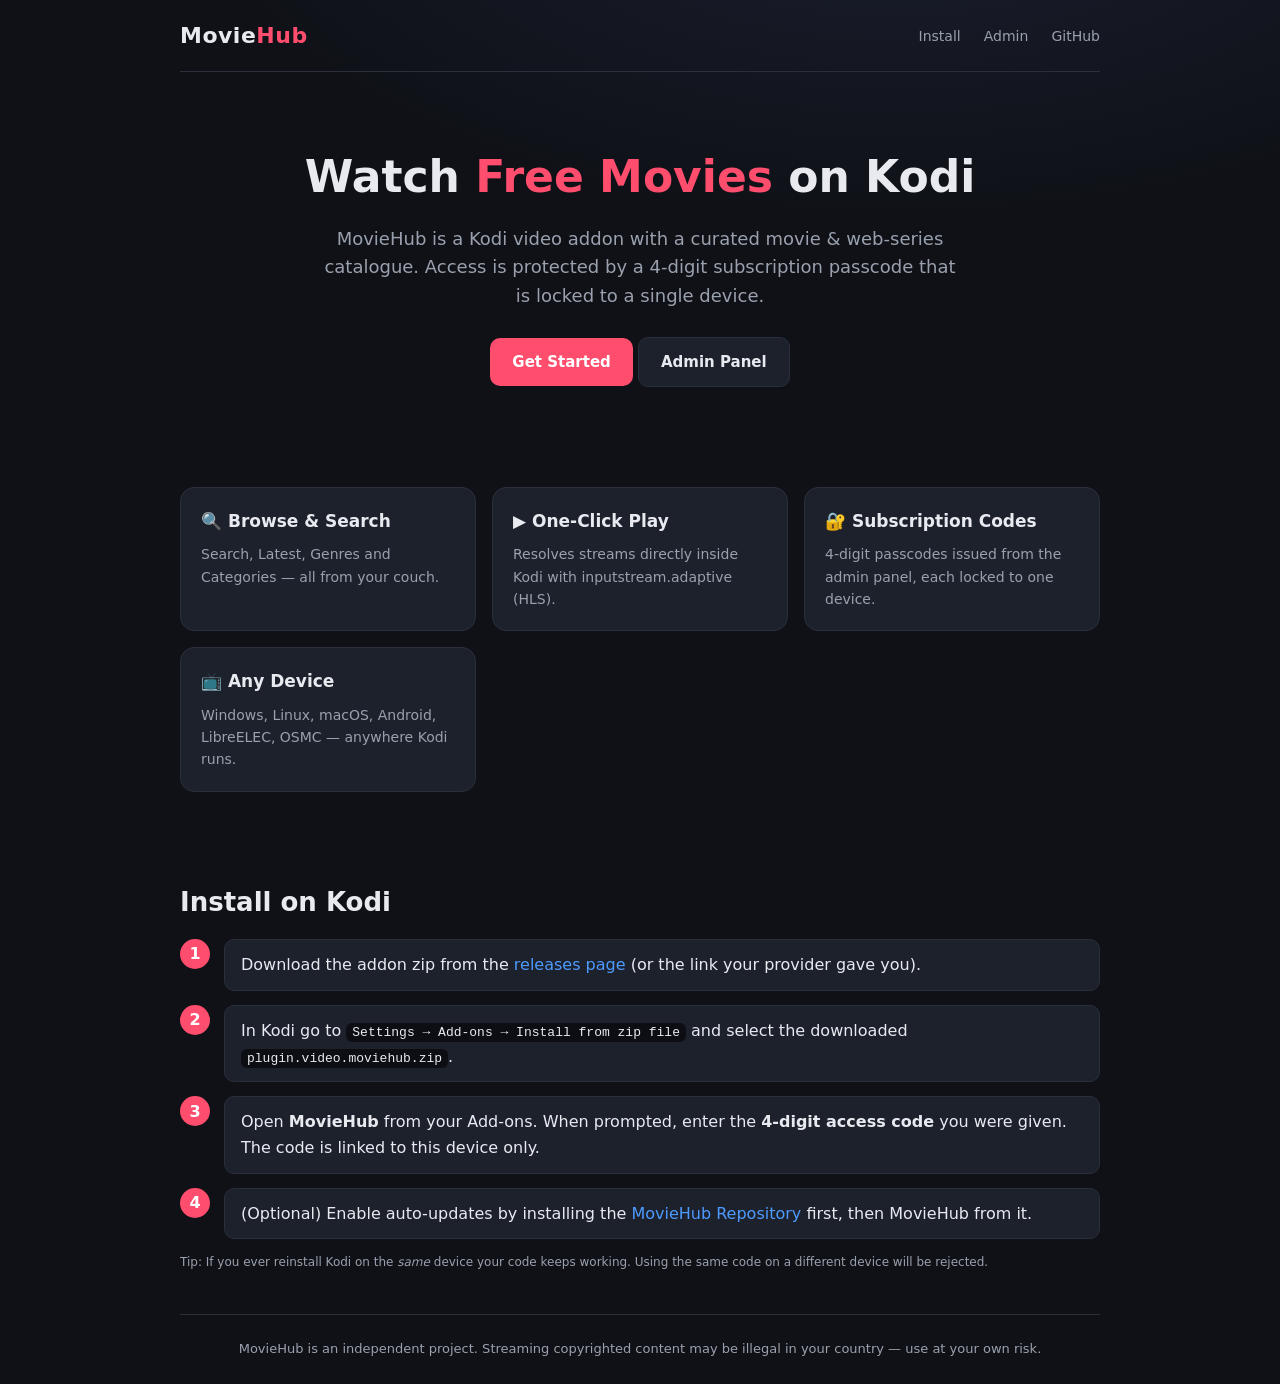
<file: docs/index.html>
<!DOCTYPE html>
<html lang="en">
<head>
  <meta charset="UTF-8" />
  <meta name="viewport" content="width=device-width, initial-scale=1.0" />
  <title>MovieHub — Free Movies for Kodi</title>
  <link rel="stylesheet" href="css/style.css" />
</head>
<body>
  <div class="container">
    <header class="site">
      <div class="brand">Movie<span class="dot">Hub</span></div>
      <nav>
        <a href="#install">Install</a>
        <a href="admin.html">Admin</a>
        <a href="https://github.com/teenpatti007/1" target="_blank" rel="noopener">GitHub</a>
      </nav>
    </header>

    <section class="hero">
      <h1>Watch <span class="accent">Free Movies</span> on Kodi</h1>
      <p>MovieHub is a Kodi video addon with a curated movie & web-series catalogue.
         Access is protected by a 4-digit subscription passcode that is locked to a single device.</p>
      <a class="btn" href="#install">Get Started</a>
      <a class="btn secondary" href="admin.html">Admin Panel</a>
    </section>

    <section>
      <div class="cards">
        <div class="card">
          <h3>🔍 Browse & Search</h3>
          <p>Search, Latest, Genres and Categories — all from your couch.</p>
        </div>
        <div class="card">
          <h3>▶ One-Click Play</h3>
          <p>Resolves streams directly inside Kodi with inputstream.adaptive (HLS).</p>
        </div>
        <div class="card">
          <h3>🔐 Subscription Codes</h3>
          <p>4-digit passcodes issued from the admin panel, each locked to one device.</p>
        </div>
        <div class="card">
          <h3>📺 Any Device</h3>
          <p>Windows, Linux, macOS, Android, LibreELEC, OSMC — anywhere Kodi runs.</p>
        </div>
      </div>
    </section>

    <section id="install">
      <h2>Install on Kodi</h2>
      <div class="steps">
        <div class="step"><div class="num">1</div><div class="body">
          Download the addon zip from the
          <a href="https://teenpatti007.github.io/1/plugin.video.moviehub.zip">releases page</a> (or the link your provider gave you).
        </div></div>
        <div class="step"><div class="num">2</div><div class="body">
          In Kodi go to <span class="mono">Settings → Add-ons → Install from zip file</span>
          and select the downloaded <span class="mono">plugin.video.moviehub.zip</span>.
        </div></div>
        <div class="step"><div class="num">3</div><div class="body">
          Open <b>MovieHub</b> from your Add-ons. When prompted, enter the
          <b>4-digit access code</b> you were given. The code is linked to this device only.
        </div></div>
        <div class="step"><div class="num">4</div><div class="body">
          (Optional) Enable auto-updates by installing the
          <a href="https://teenpatti007.github.io/1/repository.moviehub.zip">MovieHub Repository</a> first, then MovieHub from it.
        </div></div>
      </div>
      <p class="muted small">Tip: If you ever reinstall Kodi on the <i>same</i> device your code keeps working.
         Using the same code on a different device will be rejected.</p>
    </section>

    <footer>
      MovieHub is an independent project. Streaming copyrighted content may be illegal in your country — use at your own risk.
    </footer>
  </div>
</body>
</html>
</file>
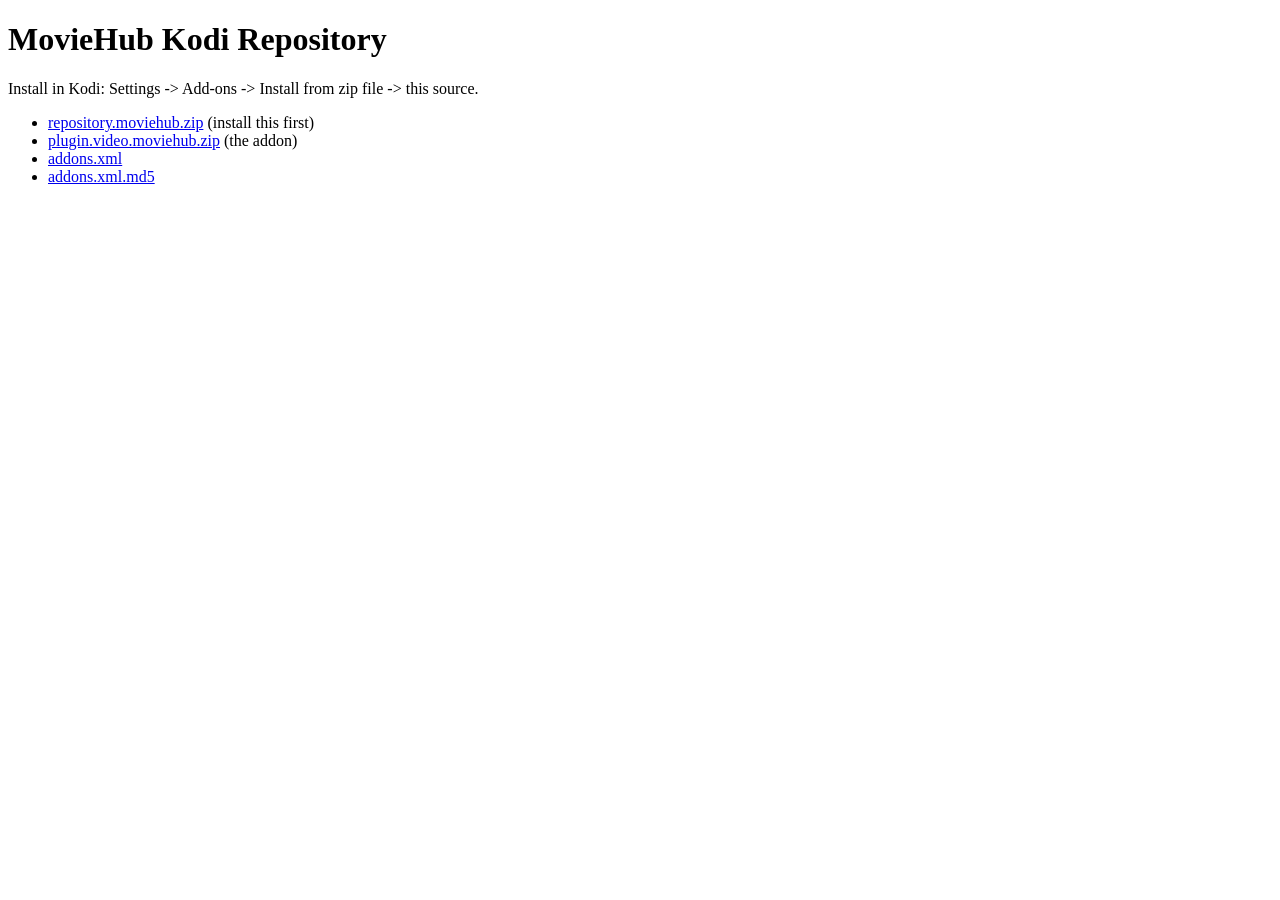
<file: docs/repo/index.html>
<!DOCTYPE html>
<html lang="en">
<head>
  <meta charset="UTF-8" />
  <title>MovieHub Kodi Repository</title>
</head>
<body>
  <h1>MovieHub Kodi Repository</h1>
  <p>Install in Kodi: Settings -> Add-ons -> Install from zip file -> this source.</p>
  <ul>
    <li><a href="repository.moviehub.zip">repository.moviehub.zip</a> (install this first)</li>
    <li><a href="plugin.video.moviehub.zip">plugin.video.moviehub.zip</a> (the addon)</li>
    <li><a href="addons.xml">addons.xml</a></li>
    <li><a href="addons.xml.md5">addons.xml.md5</a></li>
  </ul>
</body>
</html>
</file>
<file: docs/css/style.css>
:root {
  --bg: #0f1117;
  --bg-2: #171a23;
  --card: #1d212c;
  --accent: #ff4d6d;
  --accent-2: #4d9bff;
  --text: #e8eaf0;
  --muted: #9aa0ad;
  --ok: #36d399;
  --err: #ff5c5c;
  --border: #2a2f3c;
}
* { box-sizing: border-box; }
body {
  margin: 0;
  font-family: "Segoe UI", system-ui, -apple-system, Roboto, Helvetica, Arial, sans-serif;
  background: radial-gradient(1200px 600px at 70% -10%, #1b2030 0%, var(--bg) 60%);
  color: var(--text);
  line-height: 1.6;
}
a { color: var(--accent-2); text-decoration: none; }
a:hover { text-decoration: underline; }
.container { max-width: 960px; margin: 0 auto; padding: 0 20px; }
header.site {
  display: flex; align-items: center; justify-content: space-between;
  padding: 18px 0; border-bottom: 1px solid var(--border);
}
.brand { font-weight: 800; font-size: 22px; letter-spacing: .5px; }
.brand .dot { color: var(--accent); }
nav a { margin-left: 18px; color: var(--muted); font-size: 14px; }
nav a:hover { color: var(--text); }
.hero { text-align: center; padding: 70px 0 40px; }
.hero h1 { font-size: 44px; margin: 0 0 12px; }
.hero h1 .accent { color: var(--accent); }
.hero p { color: var(--muted); font-size: 18px; max-width: 640px; margin: 0 auto 26px; }
.btn {
  display: inline-block; padding: 12px 22px; border-radius: 10px; font-weight: 600;
  background: var(--accent); color: #fff; border: none; cursor: pointer; font-size: 15px;
}
.btn:hover { filter: brightness(1.08); text-decoration: none; }
.btn.secondary { background: var(--card); color: var(--text); border: 1px solid var(--border); }
.cards { display: grid; grid-template-columns: repeat(auto-fit, minmax(220px, 1fr)); gap: 16px; margin: 30px 0; }
.card { background: var(--card); border: 1px solid var(--border); border-radius: 14px; padding: 20px; }
.card h3 { margin: 0 0 8px; font-size: 17px; }
.card p { margin: 0; color: var(--muted); font-size: 14px; }
section { padding: 30px 0; }
h2 { font-size: 26px; margin: 0 0 16px; }
.steps { counter-reset: step; }
.step { display: flex; gap: 14px; margin-bottom: 14px; align-items: flex-start; }
.step .num {
  flex: 0 0 30px; height: 30px; border-radius: 50%; background: var(--accent);
  color: #fff; display: grid; place-items: center; font-weight: 700;
}
.step .body { background: var(--card); border: 1px solid var(--border); border-radius: 10px; padding: 12px 16px; flex: 1; }
code, .mono { font-family: "SFMono-Regular", Consolas, monospace; background: #0c0e14; padding: 2px 6px; border-radius: 6px; font-size: 13px; }
footer { border-top: 1px solid var(--border); padding: 24px 0; color: var(--muted); font-size: 13px; text-align: center; }

/* Admin page */
.panel { background: var(--card); border: 1px solid var(--border); border-radius: 14px; padding: 22px; margin: 18px 0; }
label { display: block; font-size: 13px; color: var(--muted); margin: 12px 0 6px; }
input[type=email], input[type=password], input[type=text] {
  width: 100%; padding: 11px 12px; border-radius: 9px; border: 1px solid var(--border);
  background: #0c0e14; color: var(--text); font-size: 14px;
}
.row { display: flex; gap: 10px; flex-wrap: wrap; align-items: center; }
.hidden { display: none !important; }
.toast { padding: 10px 14px; border-radius: 9px; margin: 10px 0; font-size: 14px; }
.toast.ok { background: rgba(54,211,153,.12); color: var(--ok); border: 1px solid rgba(54,211,153,.4); }
.toast.err { background: rgba(255,92,92,.12); color: var(--err); border: 1px solid rgba(255,92,92,.4); }
table { width: 100%; border-collapse: collapse; margin-top: 10px; font-size: 14px; }
th, td { text-align: left; padding: 10px 8px; border-bottom: 1px solid var(--border); }
th { color: var(--muted); font-weight: 600; }
.pill { display: inline-block; padding: 2px 9px; border-radius: 999px; font-size: 12px; }
.pill.on { background: rgba(54,211,153,.15); color: var(--ok); }
.pill.off { background: rgba(255,92,92,.15); color: var(--err); }
.muted { color: var(--muted); }
.small { font-size: 12px; }
</file>
